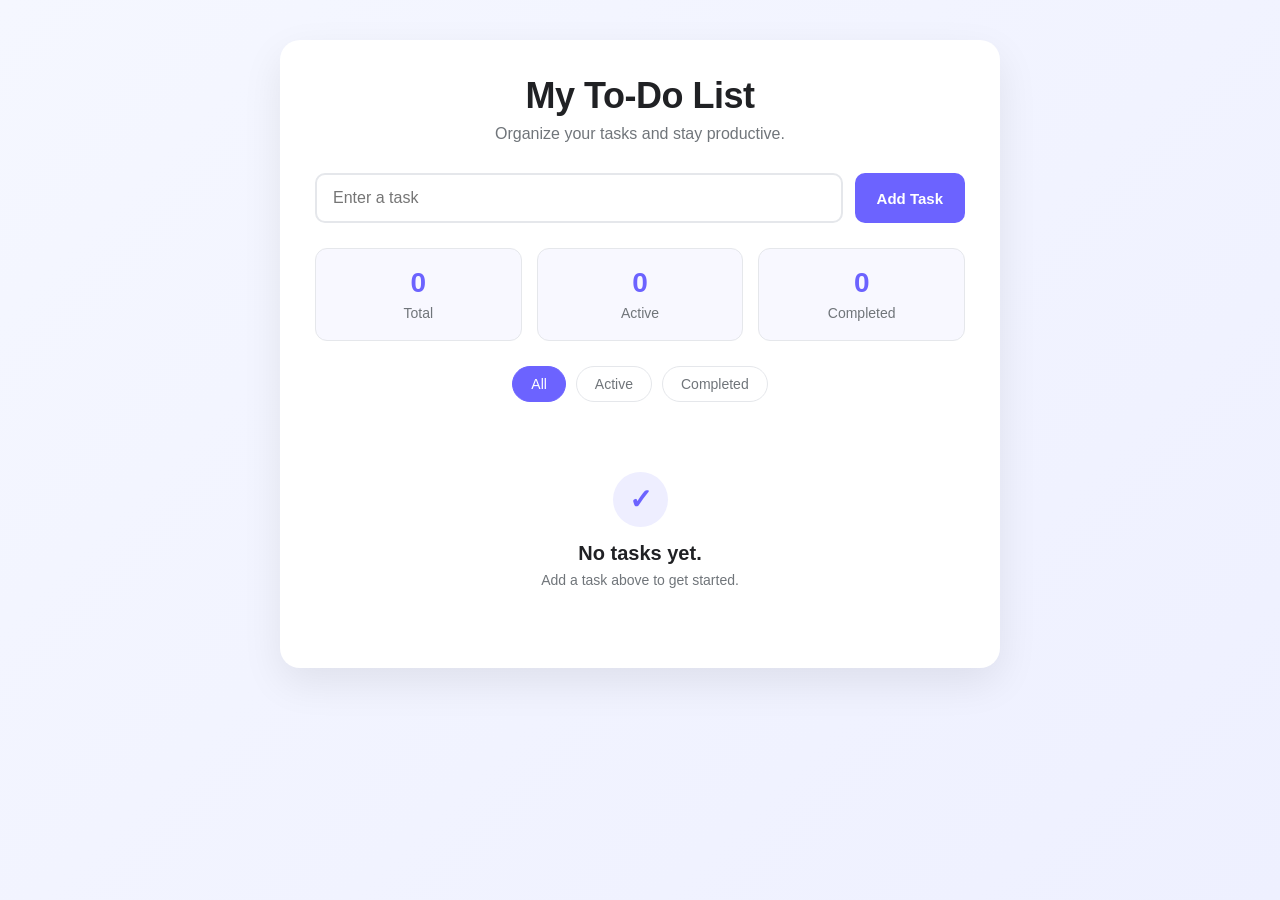
<file: todo-app/index.html>
<!DOCTYPE html>
<html lang="en">

<head>
    <meta charset="UTF-8">

    <meta name="viewport"
          content="width=device-width, initial-scale=1.0">

    <meta name="description"
          content="Aishwarya's JavaScript To-Do List application with task management and local storage.">

    <title>Aishwarya's To-Do List</title>

    <link rel="stylesheet" href="style.css">
</head>

<body>

    <main class="todo-container">

        <!-- Header -->
        <header class="todo-header">
            <h1>My To-Do List</h1>

            <p>
                Organize your tasks and stay productive.
            </p>
        </header>


        <!-- Add Task Form -->
        <form class="task-input" id="todoForm">

            <label for="taskInput" class="sr-only">
                Enter a new task
            </label>

            <input
                type="text"
                id="taskInput"
                placeholder="Enter a task"
                maxlength="150"
                autocomplete="off"
            >

            <button
                type="submit"
                id="addTaskBtn">
                Add Task
            </button>

        </form>


        <!-- Statistics -->
        <section
            class="stats"
            aria-label="Task statistics">

            <div class="stat-card">

                <strong id="totalCount">0</strong>

                <span>Total</span>

            </div>


            <div class="stat-card">

                <strong id="activeCount">0</strong>

                <span>Active</span>

            </div>


            <div class="stat-card">

                <strong id="completedCount">0</strong>

                <span>Completed</span>

            </div>

        </section>


        <!-- Filters -->
        <nav
            class="filters"
            aria-label="Task filters">

            <button
                type="button"
                class="filter active"
                data-filter="all">
                All
            </button>

            <button
                type="button"
                class="filter"
                data-filter="active">
                Active
            </button>

            <button
                type="button"
                class="filter"
                data-filter="completed">
                Completed
            </button>

        </nav>


        <!-- Tasks -->
        <section
            class="tasks-section"
            aria-label="Task list">

            <ul
                id="taskList"
                class="task-list">
            </ul>


            <!-- Empty State -->
            <div
                id="emptyMessage"
                class="empty-message">

                <div class="check-icon">
                    ✓
                </div>

                <h2>
                    No tasks yet.
                </h2>

                <p>
                    Add a task above to get started.
                </p>

            </div>

        </section>

    </main>


    <script src="script.js"></script>

</body>

</html>
</file>
<file: todo-app/style.css>
/* ==================================================
   AISHWARYA'S TO-DO LIST
   CSS3 & RESPONSIVE DESIGN
================================================== */


/* ==================================================
   RESET
================================================== */

* {
    box-sizing: border-box;
    margin: 0;
    padding: 0;
}


/* ==================================================
   CSS VARIABLES
================================================== */

:root {

    --primary: #6c63ff;
    --primary-dark: #5148d8;

    --background: #f4f5fb;

    --card-background: #ffffff;

    --text: #202124;

    --muted: #70757a;

    --border: #e5e7eb;

    --success: #22a06b;

    --danger: #dc3545;

    --shadow:
        0 15px 40px rgba(0, 0, 0, 0.08);

}


/* ==================================================
   BODY
================================================== */

body {

    min-height: 100vh;

    font-family:
        Arial,
        Helvetica,
        sans-serif;

    background:
        linear-gradient(
            135deg,
            #f5f7ff,
            #eef0ff
        );

    color: var(--text);

    display: flex;

    justify-content: center;

    align-items: flex-start;

    padding: 40px 20px;

}


/* ==================================================
   MAIN CONTAINER
================================================== */

.todo-container {

    width: 100%;

    max-width: 720px;

    background: var(--card-background);

    border-radius: 20px;

    padding: 35px;

    box-shadow: var(--shadow);

}


/* ==================================================
   HEADER
================================================== */

.todo-header {

    text-align: center;

    margin-bottom: 30px;

}


.todo-header h1 {

    font-size: 36px;

    margin-bottom: 8px;

    letter-spacing: -0.5px;

}


.todo-header p {

    color: var(--muted);

    font-size: 16px;

}


/* ==================================================
   ACCESSIBILITY
================================================== */

.sr-only {

    position: absolute;

    width: 1px;

    height: 1px;

    padding: 0;

    margin: -1px;

    overflow: hidden;

    clip: rect(0, 0, 0, 0);

    white-space: nowrap;

    border: 0;

}


/* ==================================================
   TASK INPUT
================================================== */

.task-input {

    display: flex;

    gap: 12px;

    margin-bottom: 25px;

}


.task-input input {

    flex: 1;

    padding: 14px 16px;

    border: 2px solid var(--border);

    border-radius: 10px;

    font-size: 16px;

    outline: none;

    transition:
        border-color 0.2s ease,
        box-shadow 0.2s ease;

}


.task-input input:focus {

    border-color: var(--primary);

    box-shadow:
        0 0 0 3px
        rgba(108, 99, 255, 0.15);

}


.task-input button {

    border: none;

    background: var(--primary);

    color: white;

    padding: 14px 22px;

    border-radius: 10px;

    font-size: 15px;

    font-weight: 600;

    cursor: pointer;

    transition:
        background 0.2s ease,
        transform 0.2s ease;

}


.task-input button:hover {

    background: var(--primary-dark);

    transform: translateY(-1px);

}


.task-input button:focus-visible {

    outline: 3px solid
        rgba(108, 99, 255, 0.3);

    outline-offset: 2px;

}


/* ==================================================
   STATISTICS
================================================== */

.stats {

    display: grid;

    grid-template-columns:
        repeat(3, 1fr);

    gap: 15px;

    margin-bottom: 25px;

}


.stat-card {

    background: #f8f8ff;

    border: 1px solid var(--border);

    border-radius: 12px;

    padding: 18px;

    text-align: center;

}


.stat-card strong {

    display: block;

    font-size: 28px;

    color: var(--primary);

    margin-bottom: 5px;

}


.stat-card span {

    color: var(--muted);

    font-size: 14px;

}


/* ==================================================
   FILTERS
================================================== */

.filters {

    display: flex;

    justify-content: center;

    gap: 10px;

    margin-bottom: 25px;

}


.filter {

    border: 1px solid var(--border);

    background: white;

    color: var(--muted);

    padding: 9px 18px;

    border-radius: 20px;

    cursor: pointer;

    font-size: 14px;

    transition:
        background 0.2s ease,
        color 0.2s ease;

}


.filter:hover {

    color: var(--primary);

    border-color: var(--primary);

}


.filter.active {

    background: var(--primary);

    color: white;

    border-color: var(--primary);

}


.filter:focus-visible {

    outline: 3px solid
        rgba(108, 99, 255, 0.25);

    outline-offset: 2px;

}


/* ==================================================
   TASK LIST
================================================== */

.task-list {

    list-style: none;

    display: flex;

    flex-direction: column;

    gap: 12px;

}


/* ==================================================
   TASK ITEM
================================================== */

.task {

    display: flex;

    align-items: center;

    gap: 14px;

    padding: 16px;

    border: 1px solid var(--border);

    border-radius: 12px;

    background: white;

    transition:
        box-shadow 0.2s ease,
        transform 0.2s ease;

}


.task:hover {

    box-shadow:
        0 8px 20px
        rgba(0, 0, 0, 0.06);

    transform: translateY(-1px);

}


/* ==================================================
   CHECKBOX
================================================== */

.complete-checkbox {

    width: 20px;

    height: 20px;

    cursor: pointer;

    accent-color: var(--primary);

    flex-shrink: 0;

}


/* ==================================================
   TASK TEXT
================================================== */

.task-text {

    flex: 1;

    font-size: 16px;

    line-height: 1.5;

    word-break: break-word;

}


.task.completed .task-text {

    text-decoration: line-through;

    color: var(--muted);

}


/* ==================================================
   TASK ACTIONS
================================================== */

.task-actions {

    display: flex;

    gap: 7px;

    flex-shrink: 0;

}


.task-actions button {

    border: none;

    padding: 7px 11px;

    border-radius: 7px;

    cursor: pointer;

    font-size: 13px;

    font-weight: 500;

}


.complete-btn {

    background: #e9f8f0;

    color: var(--success);

}


.complete-btn:hover {

    background: #d5f1e2;

}


.edit-btn {

    background: #eeeeff;

    color: var(--primary);

}


.edit-btn:hover {

    background: #dedcff;

}


.delete-btn {

    background: #fff0f1;

    color: var(--danger);

}


.delete-btn:hover {

    background: #ffe0e3;

}


.task-actions button:focus-visible {

    outline: 3px solid
        rgba(108, 99, 255, 0.25);

    outline-offset: 2px;

}


/* ==================================================
   EMPTY MESSAGE
================================================== */

.empty-message {

    text-align: center;

    padding: 45px 20px;

    color: var(--muted);

}


.check-icon {

    width: 55px;

    height: 55px;

    margin: 0 auto 15px;

    display: flex;

    justify-content: center;

    align-items: center;

    border-radius: 50%;

    background: #eeeeff;

    color: var(--primary);

    font-size: 28px;

    font-weight: bold;

}


.empty-message h2 {

    color: var(--text);

    font-size: 20px;

    margin-bottom: 7px;

}


.empty-message p {

    font-size: 14px;

}


/* ==================================================
   TABLET
================================================== */

@media (max-width: 650px) {

    body {

        padding: 25px 15px;

    }


    .todo-container {

        padding: 25px;

    }


    .todo-header h1 {

        font-size: 30px;

    }

}


/* ==================================================
   MOBILE
================================================== */

@media (max-width: 500px) {

    body {

        padding: 15px 10px;

    }


    .todo-container {

        padding: 20px 15px;

        border-radius: 15px;

    }


    .todo-header h1 {

        font-size: 26px;

    }


    .todo-header p {

        font-size: 14px;

    }


    .task-input {

        flex-direction: column;

    }


    .task-input button {

        width: 100%;

    }


    .stats {

        gap: 8px;

    }


    .stat-card {

        padding: 12px 5px;

    }


    .stat-card strong {

        font-size: 23px;

    }


    .stat-card span {

        font-size: 12px;

    }


    .filters {

        gap: 5px;

    }


    .filter {

        padding: 8px 12px;

        font-size: 13px;

    }


    .task {

        align-items: flex-start;

        flex-wrap: wrap;

    }


    .task-text {

        min-width: 0;

    }


    .task-actions {

        width: 100%;

        margin-left: 34px;

    }


    .task-actions button {

        flex: 1;

    }

}


/* ==================================================
   REDUCED MOTION
================================================== */

@media (prefers-reduced-motion: reduce) {

    * {

        scroll-behavior: auto !important;

        transition: none !important;

        animation: none !important;

    }

}
</file>
